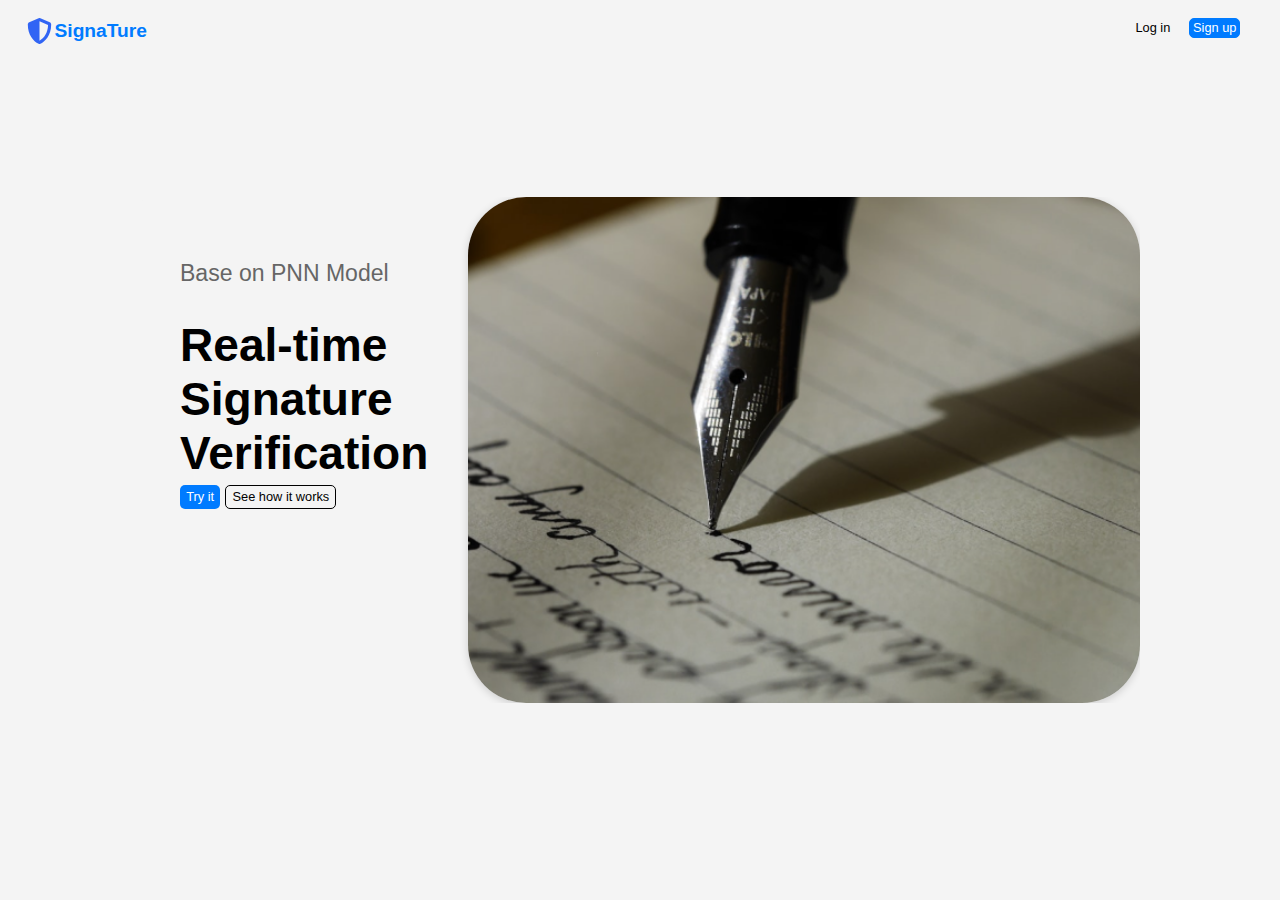
<file: home.html>
<!DOCTYPE html>
<html lang="en">
<head>
    <meta charset="UTF-8">
    <meta name="viewport" content="width=device-width, initial-scale=1.0">
    <title>Real-time Signature Verification</title>
    <link rel="stylesheet" href="home.css"> 
    <link href="https://fonts.googleapis.com/css2?family=Poppins:wght@600&family=Inter:wght@400&display=swap" rel="stylesheet">
</head>

<body>
    <div class="auth-buttons">
        <button class="login">Log in</button>
        <button class="sign-up">Sign up</button>
    </div>
    <div class="logo">
        <img src="images/Icon shield alt.svg" alt="Logo">
        <span>SignaTure</span>
    </div>
    <div class="container">
        <div class="text-section">
            <p>Base on PNN Model</p>
            <h1>Real-time Signature Verification</h1>
            <div class="button-group">
                <button class="try-it">Try it</button>
                <button class="see-how">See how it works</button>
            </div>
        </div>
        <div class="image-section"></div>
    </div>
</body>
</html>
</file>
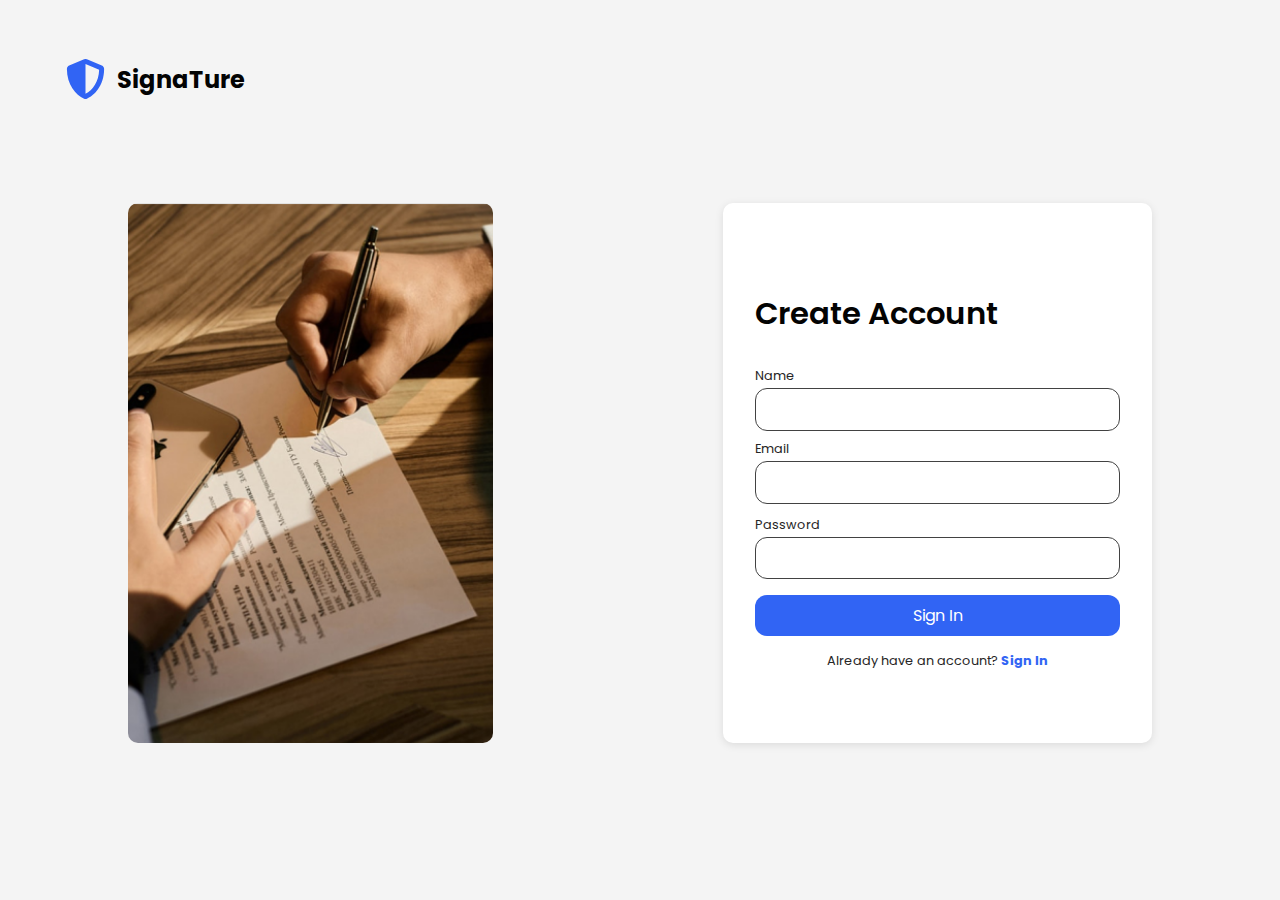
<file: sign_up.html>
<!DOCTYPE html>
<html lang="en">
<head>
    <meta charset="UTF-8">
    <meta name="viewport" content="width=device-width, initial-scale=1.0">
    <title>Sign up</title>
    <link rel="stylesheet" href="login.css"> 
    <link href="https://fonts.googleapis.com/css2?family=Poppins:wght@600&family=Inter:wght@400&display=swap" rel="stylesheet">
</head>
<body>
    <div class="logo">
        <img src="./images/Icon shield alt.svg" alt="Logo">
        <span>SignaTure</span>
    </div>

    <div class="container">
        <div class="image-section"></div>
        <div class="form-section">
            <h2>Create Account</h2>
            <div class="form-group">
                <label for="name">Name</label>
                <input type="name" id="name" name="name" required>
            <div class="form-group">
                <label for="email">Email</label>
                <input type="email" id="email" name="email" required>
            </div>
            <div class="form-group">
                <label for="password">Password</label>
                <input type="password" id="password" name="password" required>
            </div>
            <div class="form-group">
                <button type="submit">Sign In</button>
            </div>
            <div class="form-footer">
                Already have an account? <a href="#">Sign In</a>
            </div>
        </div>
    </div>
</body>
</html>
</html>
</file>
<file: home.css>
body {
    font-family: Arial, sans-serif;
    background-color: #f4f4f4;
    margin: 0;
    padding: 0;
    display: flex;
    justify-content: center;
    align-items: center;
    height: 100vh;
}
.container {
    background-color: transparent;
    border-radius: 10px;
    /* box-shadow: 0 2px 4px rgba(0, 0, 0, 0.1); */
    overflow: hidden;
    width: 80%;
    max-width: 1000px;
    display: flex;
    position: relative;
}
.text-section {
    padding: 4%;
    flex: 1;
    border-radius: 10px 0 0 10px;
    background-color: #f4f4f4;
}
.text-section h1 {
    font-size: 3.6vw;
    margin-bottom: 2%;
}
.text-section p {
    font-size: 1.8vw;
    color: #666;
    margin-bottom: 4%;
}
.button-group {
    display: flex;
    gap: 2%;
}
.button-group button {
    padding: 1.5% 2.5%;
    font-size: 1vw;
    border: none;
    border-radius: 5px;
    cursor: pointer;
    transition: background-color 0.3s;
}
.button-group .try-it {
    background-color: #007bff;
    color: white;
}
.button-group .try-it:hover {
    background-color: #0056b3;
}
.button-group .see-how {
    background-color: #f4f4f4;
    border: 1px solid black;
    color: black;
}
.button-group .see-how:hover {
    background-color: #c0c0c0;
}
.image-section {
    /* flex: 1;
    background-size: cover; */
    top: 19.2%;
    left: 70.6%;
    width: 64.2vw;
    height: 56.3vh;
    border-radius: 58.160000000000004px;
    box-shadow: 0px 2px 8px rgba(0,0,0,0.16);
    background-image: url('./images/homepage_img.png');
    background-position: center center;
    background-size: cover;
    background-repeat: no-repeat;
}
.auth-buttons {
    position: absolute;
    top: 2%;
    right: 4%;
    gap: 1rem;
    display: flex;
    white-space: nowrap; 
}
.auth-buttons button {
    border: 1px solid #007bff;
    padding: 1.5% 3%;
    font-size: 1vw;
    border-radius: 5px;
    cursor: pointer;
    transition: background-color 0.3s;
}
.auth-buttons .login {
    background-color:#f4f4f4;
    border:#f4f4f4;
    color: black;
}
.auth-buttons .login:hover {
    background-color: #f0f0f0;
}
.auth-buttons .sign-up {
    background-color: #007bff;
    color: white;
}
.auth-buttons .sign-up:hover {
    background-color: #0056b3;
}
.logo {
    position: absolute;
    top: 2%;
    left: 2%;
    display: flex;
    align-items: center;
}
.logo img {
    height: 2vw;
    margin-right: 1%;
}
.logo span {
    font-size: 1.5vw;
    font-weight: bold;
    color: #007bff;
}
</file>
<file: login.css>
body {
    font-family: Arial, sans-serif;
    background-color: #f4f4f4;
    margin: 0;
    padding: 0;
    display: flex;
    flex-direction: column;
    align-items: center;
}
.logo {
    display: flex;
    align-items: center;
    margin: 2rem 0;
    width: 90%;
    /* max-width: 1200px; */
}
.logo img {
    margin-top: 3vh;
    height: 40px;
    margin-right: 10px;
}
.logo span {
    margin-top: 3vh;
    font-size: 1.5rem;
    font-weight: bold;
    color: #030303;
    font-family: "Poppins";
}
.container {
    display: flex;
    justify-content: space-between;
    width: 100vw;
    /* max-width: 1200px; */
    background-color: #f4f4f4;
    border-radius: 10px;
    margin-bottom: 2rem;
    gap: 18vw;
    margin-top: 8vh;
}
.image-section {
    margin-left: 10vw;
    width: 20%;
    flex: 1;
    background: url('../images/login_img.png') no-repeat center center;
    background-size: cover;
    border-radius: 10px;
    height: 60vh;
}
.form-section {
    margin-right: 10vw;
    width: 15vw;
    flex: 1;
    padding: 2rem;
    display: flex;
    flex-direction: column;
    justify-content: center;
    background-color: #fff;
    border-radius: 10px;
    box-shadow: 0 2px 8px rgba(0, 0, 0, 0.1);
}
.form-section h2 {
    margin-bottom: 1rem;
    color: #030303;
    font-size: 2.4vw;
    font-family: "Poppins";
    font-weight: 600;
    line-height: 6.2vh;
}
.form-section p {
    /* margin-bottom: 2rem; */
    color: #030303;
    font-size: 0.8vw;
    font-family: "Inter";
    line-height: 1.8vh;
}
.form-group {
    margin-top: 1.5vh;
    margin-bottom: 1rem;
}
.form-group label {
    display: block;
    margin-bottom: 0.5rem;
    color: #262626;
    font-size: 1vw;
    font-family: "Poppins";
    font-weight: 6.0vw;
    line-height: 1vh;
}
.form-group input {
    width: 100%;
    padding: 0px 8px;
    border: 1px solid #424242;
    box-sizing: border-box;
    border-radius: 12px;
    background-color: #ffffff;
    color: #94a3b8;
    font-size: 1.2vw;
    font-family: "Poppins";
    font-weight: 6vw;
    line-height: 4.5vh;
    outline: none;
}
.form-group button {
    width: 100%;
    height: 4.5vh !important;
    padding: 0px 8px;
    border: 0;
    box-sizing: border-box;
    border-radius: 12px;
    background-color: #3164f4;
    color: #ffffff;
    font-size: 16vw;
    font-family: "Poppins";
    font-weight: 6vw;
    line-height: 2.4vh;
    outline: none;
    cursor: pointer;
    font-size: 1rem;
    transition: background-color 0.3s;
}
.form-group button:hover {
    background-color: #0056b3;
}
.form-footer {
    text-align: center;
    margin-top: 1rem;
    color: #262626;
    font-size: 1vw;
    font-family: "Poppins";
}
.form-footer a {
    color: #007bff;
    text-decoration: none;
    font-weight: bold;
    color: #3164f4;
    font-size: 1vw;
    font-family: "Poppins";
    text-align: center;
}
.form-footer a:hover {
    text-decoration: underline;
}
</file>
